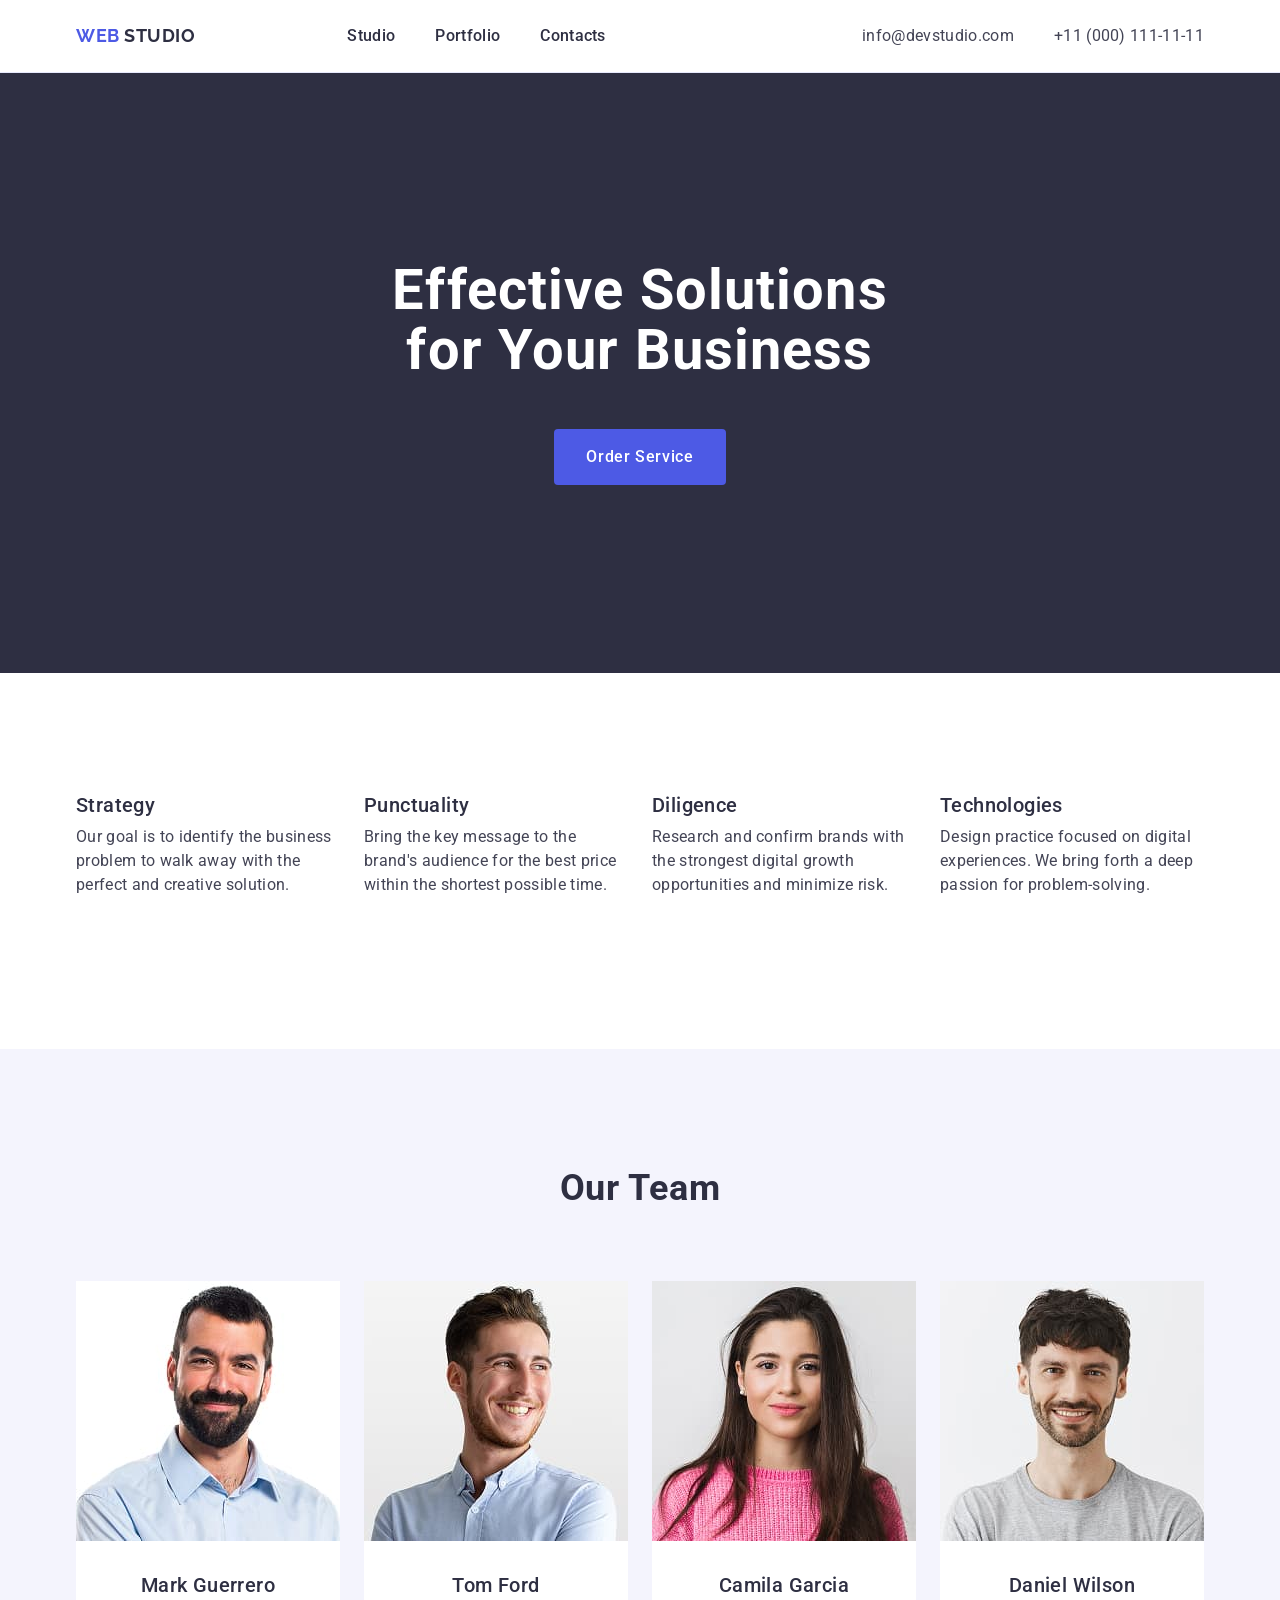
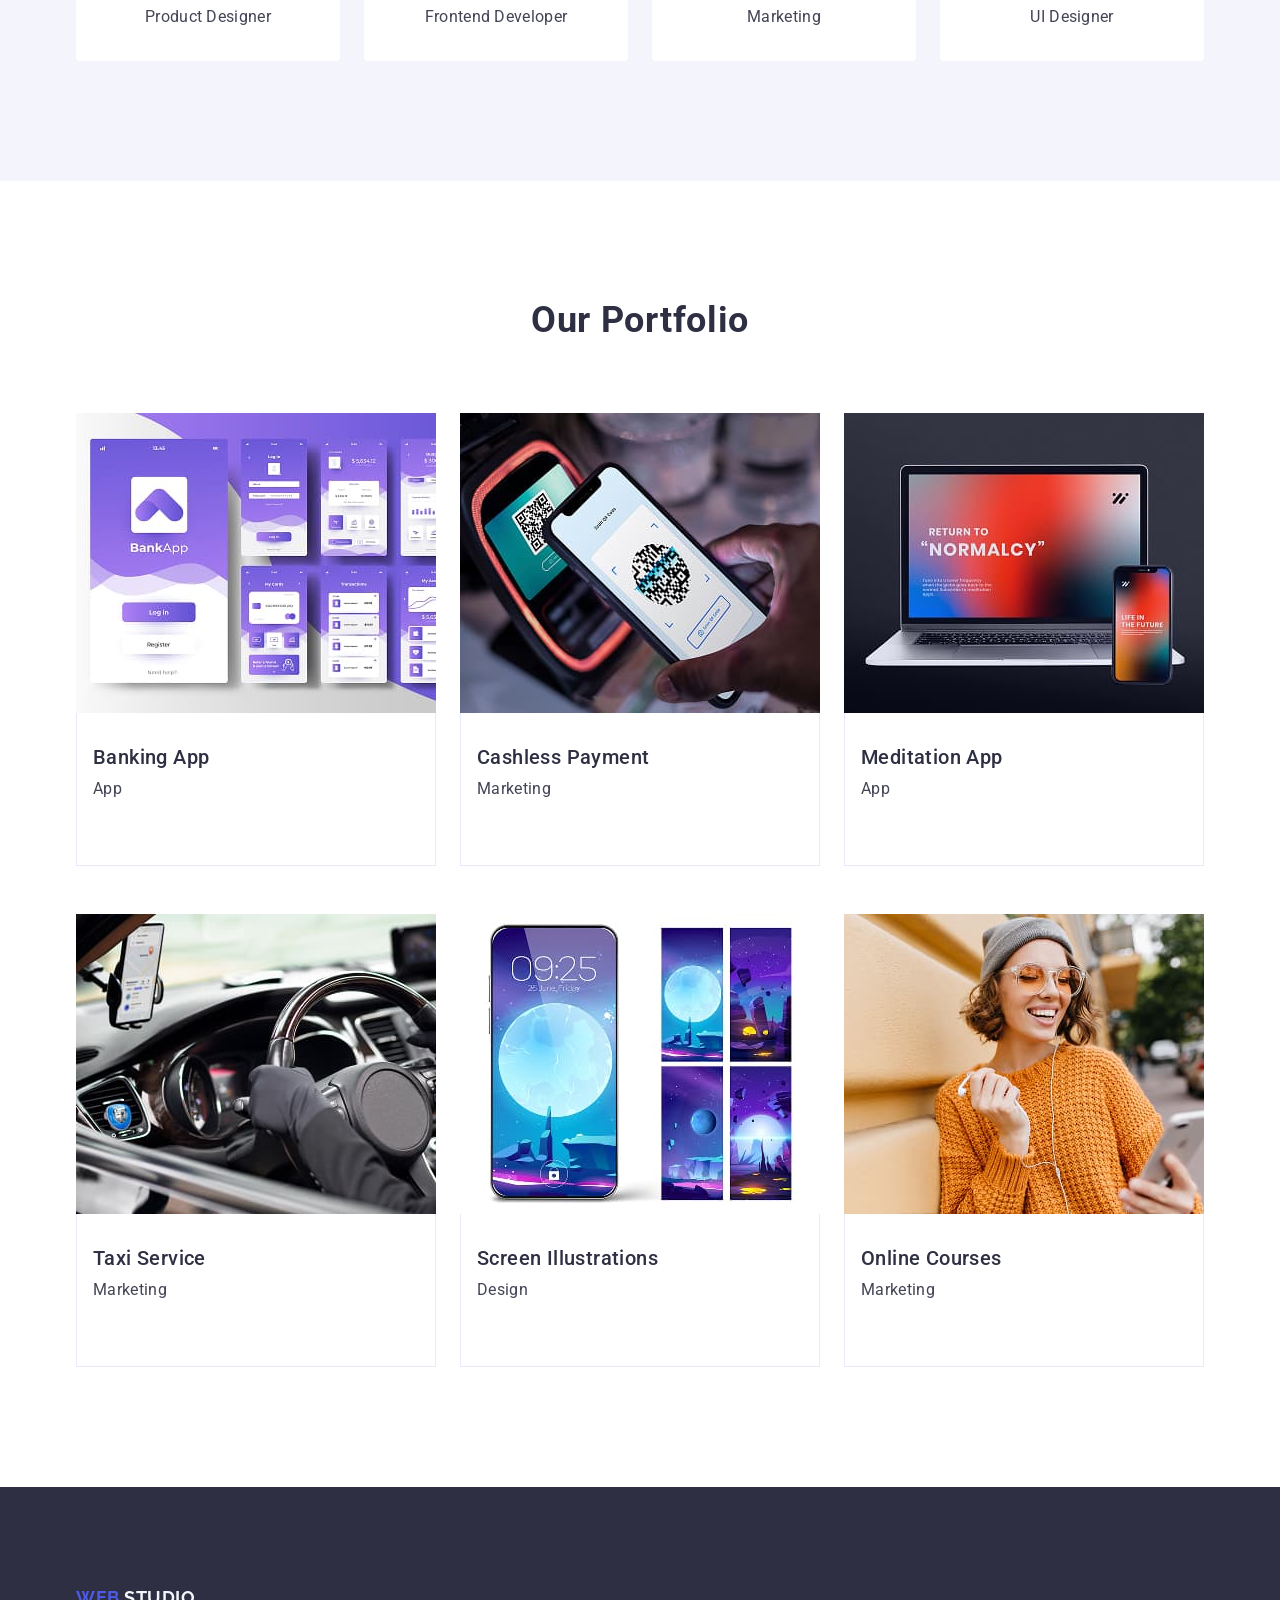
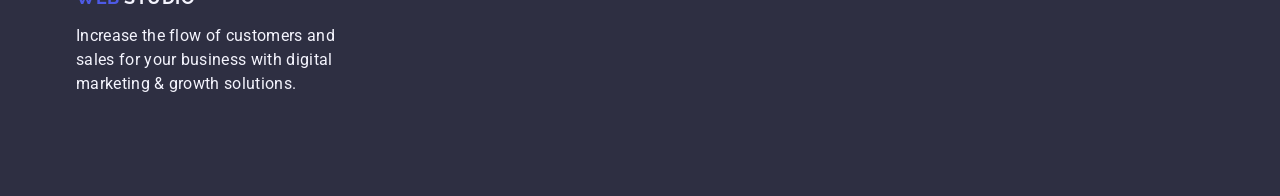
<file: index.html>
<!doctype html>
<html lang="en">
  <head>
    <meta charset="UTF-8" />
    <meta name="viewport" content="width=device-width, initial-scale=1.0" />
    <!-- google fonts -->
    <link rel="preconnect" href="https://fonts.googleapis.com" />
    <link rel="preconnect" href="https://fonts.gstatic.com" crossorigin />
    <link
      href="https://fonts.googleapis.com/css2?family=Roboto:wght@400;500;700&family=Raleway:wght@700&display=swap"
      rel="stylesheet"
    />

    <!-- normalize -->
    <link
      rel="stylesheet"
      href="https://cdnjs.cloudflare.com/ajax/libs/modern-normalize/2.0.0/modern-normalize.min.css"
    />
    <!-- local fonts -->
    <link rel="stylesheet" href="./css/styles.css" />
    <title>Document</title>
  </head>
  <body>
    <header class="header">
      <div class="container header-container">
        <nav class="page-navigation">
          <a class="logo" href="./index.html">
            Web
            <span class="header-logo-secondary">Studio</span>
          </a>
          <ul class="nav-items">
            <li><a class="nav-item" href="./index.html">Studio</a></li>
            <li><a class="nav-item" href="">Portfolio</a></li>
            <li><a class="nav-item" href="">Contacts</a></li>
          </ul>
        </nav>

        <address class="address-section">
          <ul class="contacts-list">
            <li>
              <a class="contacts-list-item" href="mailto:info@devstudio.com"
                >info@devstudio.com</a
              >
            </li>
            <li>
              <a class="contacts-list-item" href="tel:+110001111111"
                >+11 (000) 111-11-11</a
              >
            </li>
          </ul>
        </address>
      </div>
    </header>

    <main>
      <!-- hero -->
      <section class="hero">
        <div class="container">
          <h1 class="hero-title">Effective Solutions for Your Business</h1>
          <button class="hero-button" type="button">Order Service</button>
        </div>
      </section>
      <!-- Approach -->
      <section class="section">
        <div class="container">
          <h2 class="visually-hidden">Our Approach</h2>
          <ul class="approach-list">
            <li class="approach-item">
              <h3 class="card-title">Strategy</h3>
              <p class="card-text">
                Our goal is to identify the business problem to walk away with
                the perfect and creative solution.
              </p>
            </li>
            <li class="approach-item">
              <h3 class="card-title">Punctuality</h3>
              <p class="card-text">
                Bring the key message to the brand's audience for the best price
                within the shortest possible time.
              </p>
            </li>
            <li class="approach-item">
              <h3 class="card-title">Diligence</h3>
              <p class="card-text">
                Research and confirm brands with the strongest digital growth
                opportunities and minimize risk.
              </p>
            </li>
            <li class="approach-item">
              <h3 class="card-title">Technologies</h3>
              <p class="card-text">
                Design practice focused on digital experiences. We bring forth a
                deep passion for problem-solving.
              </p>
            </li>
          </ul>
        </div>
      </section>
      <!-- team -->
      <section class="team-section section">
        <div class="container">
          <h2 class="section-title">Our Team</h2>
          <ul class="team-list">
            <li class="team-item">
              <img
                class="team-img"
                src="./images/img-1.jpg"
                alt="Profile photo of Mark Guerrero"
                width="264"
                height="260"
              />
              <div class="team-info">
                <h3 class="card-title centered-text">Mark Guerrero</h3>
                <p class="card-text centered-text">Product Designer</p>
              </div>
            </li>
            <li class="team-item">
              <img
                class="team-img"
                src="./images/img-2.jpg"
                alt="Profile photo of Tom Ford"
                width="264"
                height="260"
              />
              <div class="team-info">
                <h3 class="card-title centered-text">Tom Ford</h3>
                <p class="card-text centered-text">Frontend Developer</p>
              </div>
            </li>
            <li class="team-item">
              <img
                class="team-img"
                src="./images/img-3.jpg"
                alt="Profile photo of Camila Garcia"
                width="264"
                height="260"
              />
              <div class="team-info">
                <h3 class="card-title centered-text">Camila Garcia</h3>
                <p class="card-text centered-text">Marketing</p>
              </div>
            </li>
            <li class="team-item">
              <img
                class="team-img"
                src="./images/img-4.jpg"
                alt="Profile photo of Daniel Wilson"
                width="264"
                height="260"
              />
              <div class="team-info">
                <h3 class="card-title centered-text">Daniel Wilson</h3>
                <p class="card-text centered-text">UI Designer</p>
              </div>
            </li>
          </ul>
        </div>
      </section>
      <!-- portfolio -->
      <section class="section">
        <div class="container">
          <h2 class="section-title">Our Portfolio</h2>
          <ul class="portfolio-list">
            <li class="portfolio-item">
              <img
                src="./images/portfolio/img-banking.jpg"
                alt="Mobile banking app interface with login and dashboard screens displayed on smartphone mockups"
                width="360"
                height="300"
              />
              <div class="portfolio-info">
                <h3 class="card-title">Banking App</h3>
                <p class="card-text">App</p>
              </div>
            </li>
            <li class="portfolio-item">
              <img
                src="./images/portfolio/img-cashless.jpg"
                alt="Smartphone scanning a QR code for cashless payment at a terminal"
                width="360"
                height="300"
              />
              <div class="portfolio-info">
                <h3 class="card-title">Cashless Payment</h3>
                <p class="card-text">Marketing</p>
              </div>
            </li>
            <li class="portfolio-item">
              <img
                src="./images/portfolio/img-meditattion.jpg"
                alt="Laptop and smartphone displaying a modern landing page with inspirational message"
                width="360"
                height="300"
              />
              <div class="portfolio-info">
                <h3 class="card-title">Meditation App</h3>
                <p class="card-text">App</p>
              </div>
            </li>
            <li class="portfolio-item">
              <img
                src="./images/portfolio/img-taxi.jpg"
                alt="Driver holding a smartphone mounted on a car dashboard while driving"
                width="360"
                height="300"
              />
              <div class="portfolio-info">
                <h3 class="card-title">Taxi Service</h3>
                <p class="card-text">Marketing</p>
              </div>
            </li>
            <li class="portfolio-item">
              <img
                src="./images/portfolio/img-screen.jpg"
                alt="Stylized mobile phone screens with abstract night landscape illustrations"
                width="360"
                height="300"
              />
              <div class="portfolio-info">
                <h3 class="card-title">Screen Illustrations</h3>
                <p class="card-text">Design</p>
              </div>
            </li>
            <li class="portfolio-item">
              <img
                src="./images/portfolio/img-courses.jpg"
                alt="Smiling woman using a smartphone with earphones while studying online outdoors"
                width="360"
                height="300"
              />
              <div class="portfolio-info">
                <h3 class="card-title">Online Courses</h3>
                <p class="card-text">Marketing</p>
              </div>
            </li>
          </ul>
        </div>
      </section>
    </main>
    <footer class="footer">
      <div class="container">
        <a class="logo footer-logo" href="./index.html">
          Web
          <span class="footer-logo-secondary">Studio</span>
        </a>
        <p class="footer-description">
          Increase the flow of customers and sales for your business with
          digital marketing & growth solutions.
        </p>
      </div>
    </footer>
  </body>
</html>
</file>
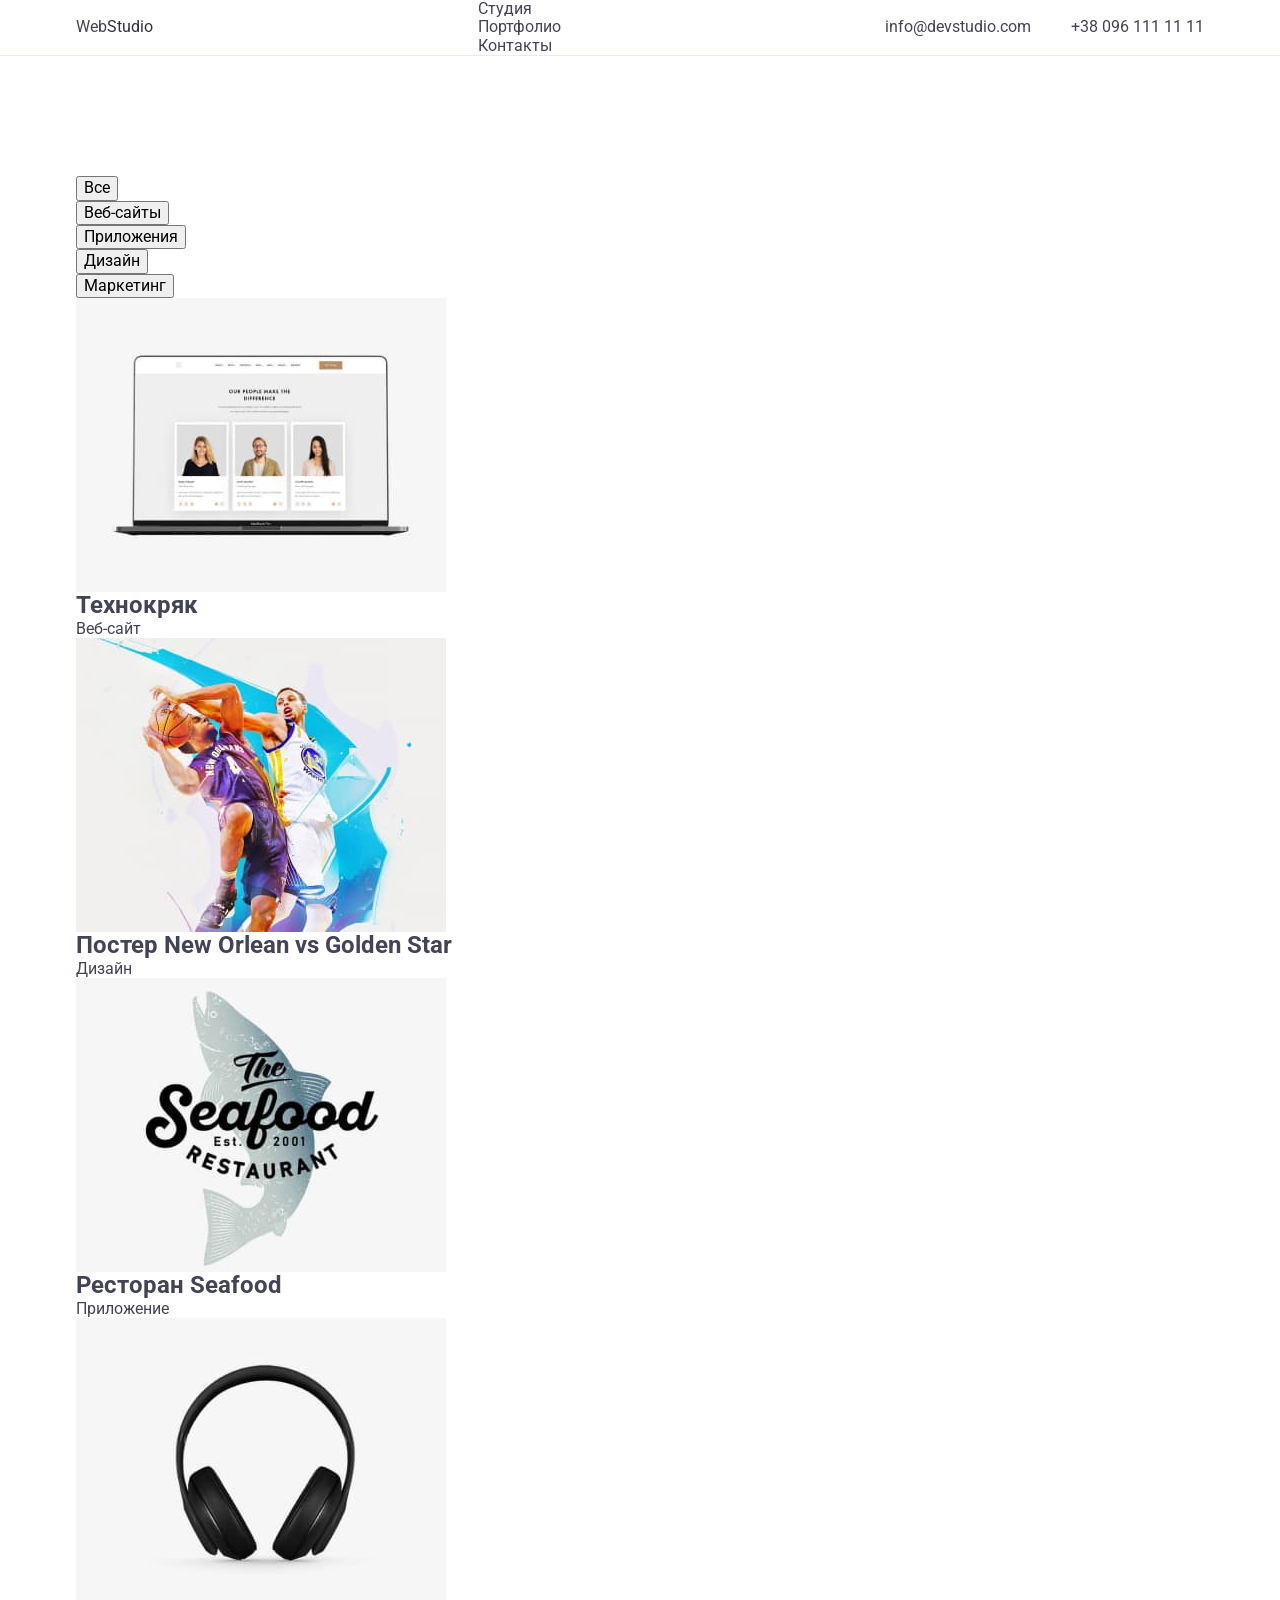
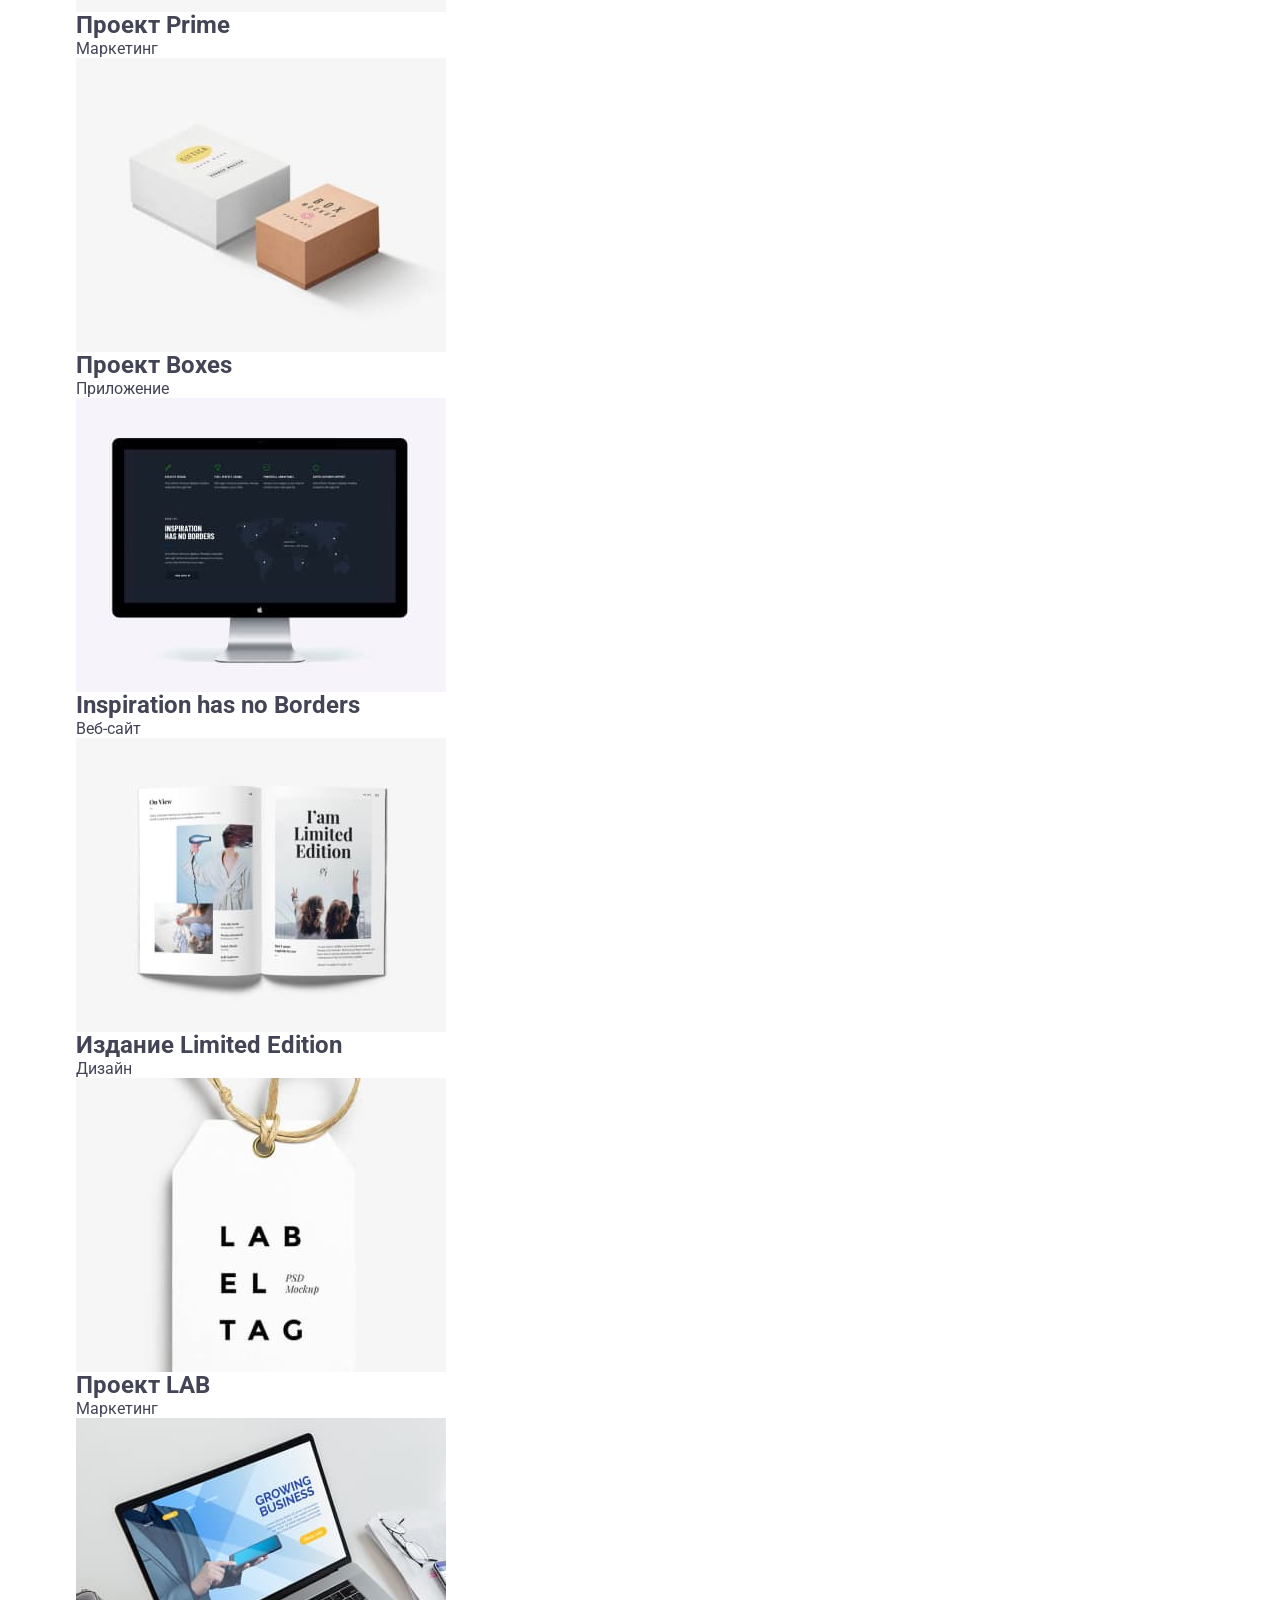
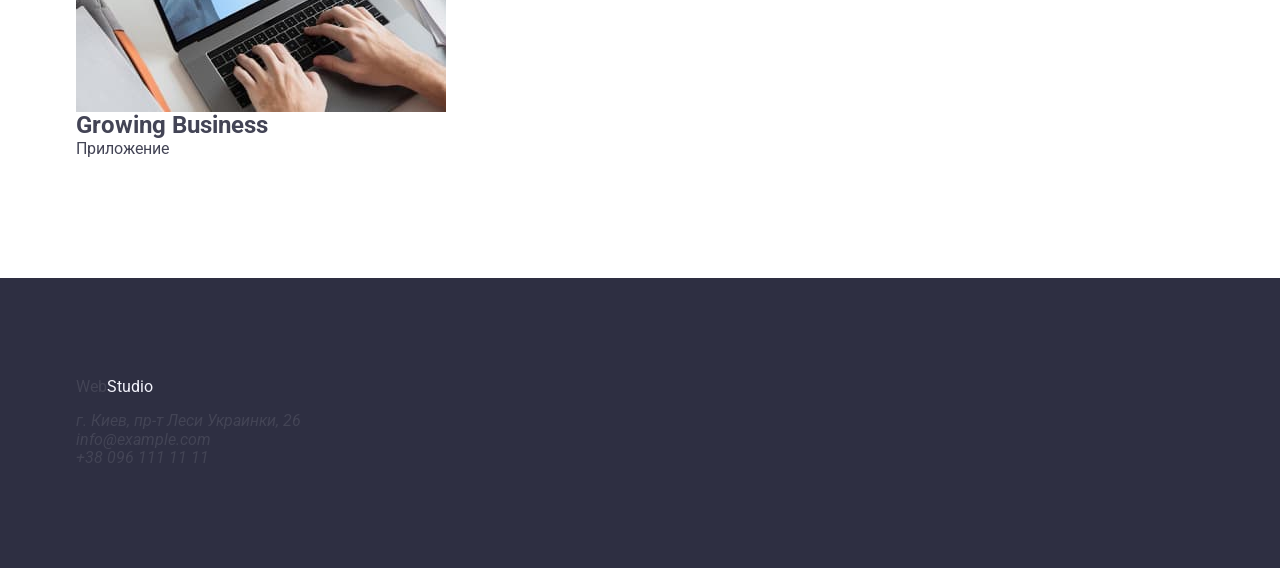
<file: portfolio.html>
<!DOCTYPE html>
<html lang="ru">
  <head>
    <meta charset="UTF-8" />
    <meta http-equiv="X-UA-Compatible" content="IE=edge" />
    <meta name="viewport" content="width=device-width, initial-scale=1.0" />
    <title>Portfolio</title>
    <link
      rel="stylesheet"
      href="https://cdnjs.cloudflare.com/ajax/libs/modern-normalize/1.1.0/modern-normalize.min.css"
      integrity="sha512-wpPYUAdjBVSE4KJnH1VR1HeZfpl1ub8YT/NKx4PuQ5NmX2tKuGu6U/JRp5y+Y8XG2tV+wKQpNHVUX03MfMFn9Q=="
      crossorigin="anonymous"
      referrerpolicy="no-referrer"
    />
    <link rel="preconnect" href="https://fonts.googleapis.com" />
    <link rel="preconnect" href="https://fonts.gstatic.com" crossorigin />
    <link
      href="https://fonts.googleapis.com/css2?family=Raleway:wght@700&family=Roboto:wght@400;500;700;900&display=swap"
      rel="stylesheet"
    />
    <link rel="stylesheet" href="./css/styles.css" />
  </head>
  <body>
    <header class="header">
      <div class="container header-container">
        <a class="header-logo link" href="" lang="en"
          >Web<span class="header-logo-secondary">Studio</span></a
        >
        <nav class="navigation">
          <ul class="nav-list list">
            <li class="nav-list-item">
              <a class="nav-list-link header-text link" href="./index.html">Студия</a>
            </li>
            <li class="nav-list-item">
              <a class="nav-list-link current header-text link" href="./portfolio.html"
                >Портфолио</a
              >
            </li>
            <li class="nav-list-item">
              <a class="nav-list-link header-text link" href="">Контакты</a>
            </li>
          </ul>
        </nav>
        <ul class="contacts-list list">
          <li class="contacts-list-item">
            <a class="contacts-list-info header-text link" href="mailto:info@devstudio.com"
              >info@devstudio.com</a
            >
          </li>
          <li class="contacts-list-item">
            <a class="contacts-list-info header-text link" href="tel:+380961111111"
              >+38 096 111 11 11</a
            >
          </li>
        </ul>
      </div>
    </header>
    <main>
      <!-- Samples of work-->
      <section class="portfolio section">
        <div class="container">
          <!-- нужно скрыть заголовок в css -->
          <h1 hidden>Portfolio</h1>

          <ul class="filter list">
            <li class="filter-item">
              <button class="filter-item-btn main-option" type="button">Все</button>
            </li>
            <li class="filter-item">
              <button class="filter-item-btn secondary-option" type="button">Веб-сайты</button>
            </li>
            <li class="filter-item">
              <button class="filter-item-btn secondary-option" type="button">Приложения</button>
            </li>
            <li class="filter-item">
              <button class="filter-item-btn secondary-option" type="button">Дизайн</button>
            </li>
            <li class="filter-item">
              <button class="filter-item-btn secondary-option" type="button">Маркетинг</button>
            </li>
          </ul>

          <ul class="samples-list list">
            <li class="samples-list-item">
              <a class="samples-list-link link" href="">
                <img
                  class="samples-list-img"
                  src="./images/work-sample1.jpg"
                  alt="скрин вебсайта"
                  width="370"
                  height="294"
                />
                <div class="portfolio-card-info">
                  <h2 class="samples-list-title">Технокряк</h2>
                  <p class="samples-list-description">Веб-сайт</p>
                </div>
              </a>
            </li>
            <li class="samples-list-item">
              <a class="samples-list-link link" href="">
                <img
                  class="samples-list-img"
                  src="./images/work-sample2.jpg"
                  alt="пример постера"
                  width="370"
                  height="294"
                />
                <div class="portfolio-card-info">
                  <h2 class="samples-list-title">Постер New Orlean vs Golden Star</h2>
                  <p class="samples-list-description">Дизайн</p>
                </div>
              </a>
            </li>
            <li class="samples-list-item">
              <a class="samples-list-link link" href="">
                <img
                  class="samples-list-img"
                  src="./images/work-sample3.jpg"
                  alt="пример ресторанного приложения"
                  width="370"
                  height="294"
                />
                <div class="portfolio-card-info">
                  <h2 class="samples-list-title">Ресторан Seafood</h2>
                  <p class="samples-list-description">Приложение</p>
                </div>
              </a>
            </li>
            <li class="samples-list-item">
              <a class="samples-list-link link" href="">
                <img
                  class="samples-list-img"
                  src="./images/work-sample4.jpg"
                  alt="пример проекта"
                  width="370"
                  height="294"
                />
                <div class="portfolio-card-info">
                  <h2 class="samples-list-title">Проект Prime</h2>
                  <p class="samples-list-description">Маркетинг</p>
                </div>
              </a>
            </li>
            <li class="samples-list-item">
              <a class="samples-list-link link" href="">
                <img
                  class="samples-list-img"
                  src="./images/work-sample5.jpg"
                  alt="пример приложения"
                  width="370"
                  height="294"
                />
                <div class="portfolio-card-info">
                  <h2 class="samples-list-title">Проект Boxes</h2>
                  <p class="samples-list-description">Приложение</p>
                </div>
              </a>
            </li>
            <li class="samples-list-item">
              <a class="samples-list-link link" href="">
                <img
                  class="samples-list-img"
                  src="./images/work-sample6.jpg"
                  alt="пример вебсайта"
                  width="370"
                  height="294"
                />
                <div class="portfolio-card-info">
                  <h2 class="samples-list-title">Inspiration has no Borders</h2>
                  <p class="samples-list-description">Веб-сайт</p>
                </div>
              </a>
            </li>
            <li class="samples-list-item">
              <a class="samples-list-link link" href="">
                <img
                  class="samples-list-img"
                  src="./images/work-sample7.jpg"
                  alt="пример дизайна издания"
                  width="370"
                  height="294"
                />
                <div class="portfolio-card-info">
                  <h2 class="samples-list-title">Издание Limited Edition</h2>
                  <p class="samples-list-description">Дизайн</p>
                </div>
              </a>
            </li>
            <li class="samples-list-item">
              <a class="samples-list-link link" href="">
                <img
                  class="samples-list-img"
                  src="./images/work-sample8.jpg"
                  alt="пример шаблона"
                  width="370"
                  height="294"
                />
                <div class="portfolio-card-info">
                  <h2 class="samples-list-title">Проект LAB</h2>
                  <p class="samples-list-description">Маркетинг</p>
                </div>
              </a>
            </li>
            <li class="samples-list-item">
              <a class="samples-list-link link" href="">
                <img
                  class="samples-list-img"
                  src="./images/work-sample9.jpg"
                  alt=" пример приложения"
                  width="370"
                  height="294"
                />
                <div class="portfolio-card-info">
                  <h2 class="samples-list-title">Growing Business</h2>
                  <p class="samples-list-description">Приложение</p>
                </div>
              </a>
            </li>
          </ul>
        </div>
      </section>
    </main>

    <footer class="footer">
      <div class="container">
        <a class="footer-logo link" href="" lang="en"
          ><span class="footer-logo-main">Web</span
          ><span class="footer-logo-secondary">Studio</span></a
        >
        <address>
          <ul class="address-list list">
            <li class="address-list-item">
              <a
                class="address-list-text address-list-residence link"
                href="https://goo.gl/maps/z7eLqG4QKiJEJie86"
                target="_blank"
                rel="noopener noreferrer"
                >г. Киев, пр-т Леси Украинки, 26</a
              >
            </li>
            <li class="address-list-item">
              <a class="address-list-text address-list-contacts link" href="mailto:info@example.com"
                >info@example.com</a
              >
            </li>
            <li class="address-list-item">
              <a class="address-list-text address-list-contacts link" href="tel:+380961111111"
                >+38 096 111 11 11</a
              >
            </li>
          </ul>
        </address>
      </div>
    </footer>
  </body>
</html>
</file>
<file: css/styles.css>
/* ============= VARIABLES ============= */
:root {
  --primary-font: 'Roboto', sans-serif;
  --primary-text-color: #434455;
  --dark-color: #2e2f42;
  --brand-color: #4d5ae5;
  --accent-color: #404bbf;
  --white-color: #ffffff;
  --light-bg-color: #f4f4fd;
}

/* ============= /VARIABLES ============= */

/* ============= COMMON STYLES   ============= */
a {
  text-decoration: none;
  color: inherit;
}

ul,
ol {
  list-style-type: none;
  margin: 0;
  padding-left: 0;
}

/* Reset default margins for headings and paragraphs */
h1,
h2,
h3,
h4,
h5,
h6,
p {
  margin: 0;
}

/* Make images block elements */
img {
  display: block;
}

button {
  cursor: pointer;
}

body {
  font-family: var(--primary-font);
  color: var(--primary-text-color);
  background-color: var(--white-color);
}

.container {
  width: 1158px;
  padding: 0 15px 0 15px;
  margin-left: auto;
  margin-right: auto;
}

.logo {
  font-family: Raleway, sans-serif;
  font-weight: 700;
  text-transform: uppercase;
  font-size: 18px;
  line-height: 1.17;
  letter-spacing: 0.03em;
  color: var(--brand-color);
  margin-right: 76px;
}

.section {
  padding-top: 120px;
  padding-bottom: 120px;
}

.section-title {
  font-weight: 700;
  font-size: 36px;
  line-height: 1.11;
  letter-spacing: 0.02em;
  text-align: center;
  text-transform: capitalize;
  color: var(--dark-color);
  margin-bottom: 72px;
}

.card-title {
  font-weight: 500;
  font-size: 20px;
  line-height: 1.2;
  letter-spacing: 0.02em;
  color: var(--dark-color);
  margin-bottom: 8px;
}

.card-text {
  font-size: 16px;
  line-height: 1.5;
  letter-spacing: 0.02em;
  color: var(--primary-text-color);
  margin-bottom: 32px;
}

.centered-text {
  text-align: center;
}

.visually-hidden {
  position: absolute;
  width: 1px;
  height: 1px;
  margin: -1px;
  border: 0;
  padding: 0;

  white-space: nowrap;
  clip-path: inset(100%);
  clip: rect(0 0 0 0);
  overflow: hidden;
}

/* ============= COMMON STYLES ============= */

/* ============= HEADER ============= */
.header {
  border-bottom: 1px solid #e7e9fc;
}
.header-container {
  display: flex;
  align-items: center;
  justify-content: space-between;
}

.page-navigation {
  display: flex;
  gap: 76px;
  align-items: center;
    padding: 24px 0;
}

.nav-items {
  display: flex;
  gap: 40px;
}
.header-logo-secondary {
  color: var(--dark-color);
}

.nav-item {
  font-weight: 500;
  font-size: 16px;
  line-height: 1.5;
  letter-spacing: 0.02em;
  color: var(--dark-color);
  padding: 24px 0;
}

.nav-item:hover,
.nav-item:focus,
.nav-item:active {
  color: var(--accent-color);
}

.address-section {
  font-size: 16px;
  font-style: normal;
  line-height: 1.5;
  letter-spacing: 0.02em;
}

.contacts-list {
  display: flex;
  gap: 40px;
}
.contacts-list-item:hover,
.contacts-list-item:focus {
  color: var(--accent-color);
}
/* ============= HEADER ============= */

/* ============= HERO ============= */
.hero {
  background-color: var(--dark-color);
  padding: 188px 0;
}

.hero-title {
  font-weight: 700;
  font-size: 56px;
  line-height: 1.07;
  letter-spacing: 0.02em;
  text-align: center;
  color: var(--white-color);
  /* padding: 0 472px; */
  max-width: 496px;
  margin: 0 auto 48px auto;
}

.hero-button {
  display: block;
  min-width: 169px;
  background-color: var(--brand-color);
  font-family: var(--primary-font);
  font-weight: 500;
  font-size: 16px;
  line-height: 1.5;
  letter-spacing: 0.04em;
  color: var(--white-color);
  margin: 0 auto;
  padding: 16px 32px;
  border: none;
  border-radius: 4px;
}

.hero-button:hover,
.hero-button:focus {
  background-color: var(--accent-color);
}
/* ============= HERO ============= */

/* ============= APPROACH ============= */
.approach-list {
  display: flex;
  gap: 24px;
}

.approach-item {
  width: calc((100% - 3 * 24px) / 4);
}
/* ============= APPROACH ============= */

/* ============= TEAM ============= */

.team-section {
  background-color: var(--light-bg-color);
}

.team-list {
  display: flex;
  gap: 24px;
}

.team-item {
  background-color: var(--white-color);
  border-radius: 0px 0px 4px 4px;
  width: calc((100% - 3 * 24px) / 4);
}

.team-info {
  padding: 32px 0;
}

.team-section .card-text {
  margin-bottom: 0;
}

.team-section .team-img {
  margin-bottom: 0;
}
/* ============= TEAM ============= */

/* ============= PORTFOLIO ============= */

.portfolio-list {
  display: flex;
  flex-wrap: wrap;
  column-gap: 24px;
  row-gap: 48px;
}

.portfolio-item {
  width: calc((100% - 2 * 24px) / 3);
}

.portfolio-info {
  padding: 32px 16px;
  border-left: 1px solid #e7e9fc;
  border-right: 1px solid #e7e9fc;
  border-bottom: 1px solid #e7e9fc;
}
/* ============= PORTFOLIO ============= */

/* ============= FOOTER ============= */
.footer {
  background-color: var(--dark-color);
  padding: 100px 0;
}

.footer-logo {
  display: inline-block;
  margin-bottom: 16px;
}
.footer-description {
  max-width: 264px;
}

.footer-logo-primary {
  color: var(--brand-color);
}

.footer-logo-secondary {
  color: var(--light-bg-color);
}

.footer-description {
  font-size: 16px;
  line-height: 1.5;
  letter-spacing: 0.02em;
  color: var(--light-bg-color);
}
/* ============= FOOTER ============= */
</file>
